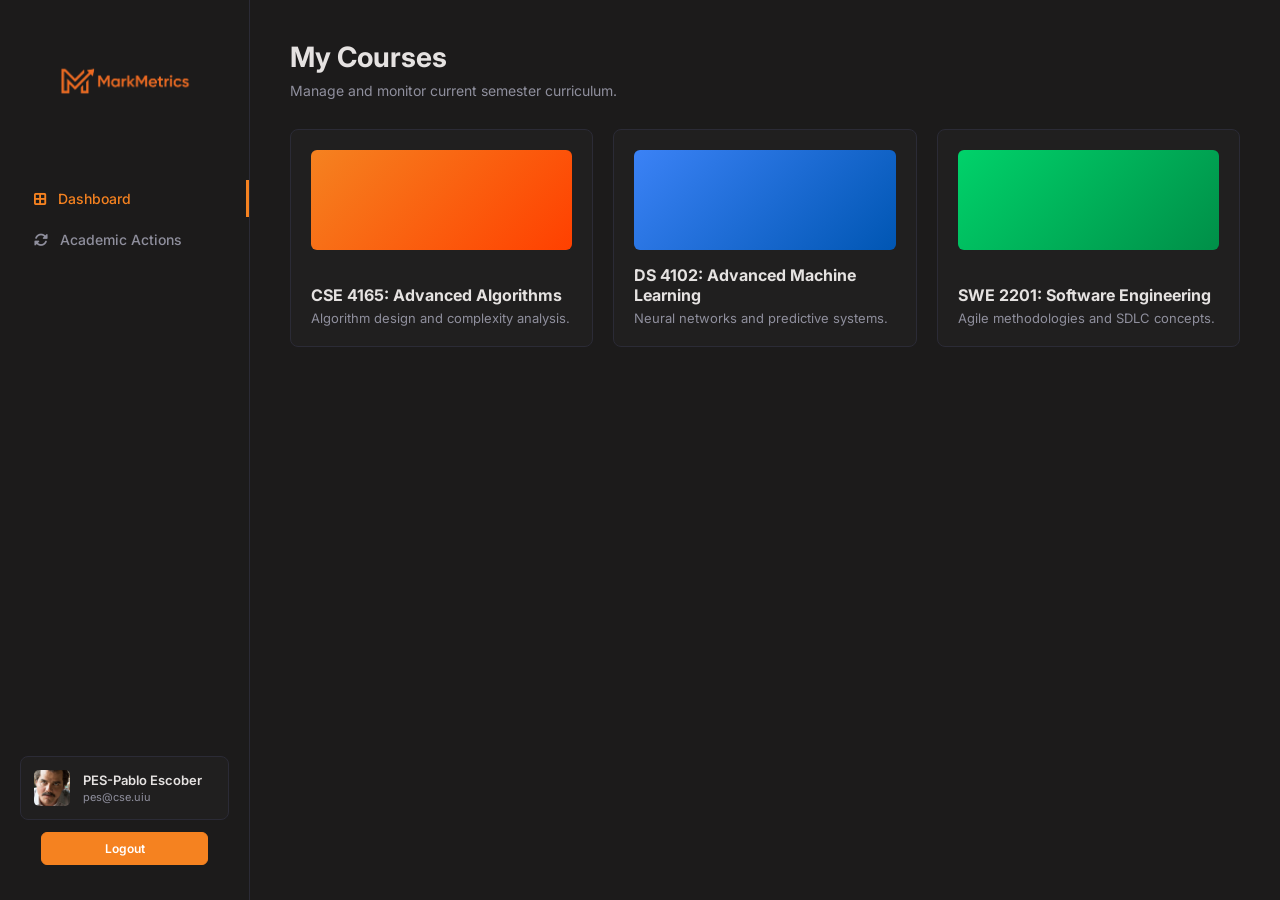
<file: teacher-portal/index.html>
<!DOCTYPE html>
<html lang="en">
<head>
    <meta charset="UTF-8">
    <meta name="viewport" content="width=device-width, initial-scale=1.0">
    <title>Dashboard - MarkMetrics</title>
    <link rel="stylesheet" href="style.css">
    <!-- Include Font Awesome for icons -->
    <link rel="stylesheet" href="https://cdnjs.cloudflare.com/ajax/libs/font-awesome/6.4.0/css/all.min.css">
</head>
<body>

    <div class="sidebar">
        <div class="logo-container" style="justify-content: center; padding: 10px 0;">
            <img src="asset/logo.png" alt="MarkMetrics" style="height: 80px; max-width: 100%; object-fit: contain;">
        </div>

        <ul class="menu">
            <li class="active">
                <a href="index.html" class="active">
                    <i class="fa-solid fa-border-all"></i> Dashboard
                </a>
            </li>

            <li class="dropdown">
                <a href="#">
                    <i class="fa-solid fa-rotate"></i> Academic Actions
                </a>
                <ul class="submenu">
                    <li>
                        <a href="pages/withdraw-request.html">Withdraw Requests</a>
                    </li>
                    <li>
                        <a href="pages/grade-management.html">Grade Management</a>
                    </li>
                </ul>
            </li>
        </ul>

        <div class="profile-box">
            <img src="asset/avatar2.jpg" alt="Profile">
            <div class="profile-info">
                <h4>PES-Pablo Escober</h4>
                <p>pes@cse.uiu</p>
            </div>
        </div>
        <div class="logout-btn-container">
            <button class="logout-btn">Logout</button>
        </div>
    </div>

    <div class="main-content">
        <div class="page-header">
            <h1>My Courses</h1>
            <p>Manage and monitor current semester curriculum.</p>
        </div>

        <div class="course-grid" style="display: grid; grid-template-columns: repeat(auto-fill, minmax(300px, 1fr)); gap: 20px;">
            
            <a href="pages/marks-entry.html?course=CSE4165&name=Advanced+Algorithms" style="text-decoration: none;">
                <div class="stat-card" style="display: flex; flex-direction: column; gap: 15px; transition: transform 0.2s; cursor: pointer; height: 100%;">
                    <div style="background: linear-gradient(135deg, var(--primary-orange), #ff4000); height: 100px; border-radius: 6px; width: 100%;"></div>
                    <div>
                        <h3 style="color: var(--text-primary); font-size: 16px; margin-bottom: 5px;">CSE 4165: Advanced Algorithms</h3>
                        <p style="color: var(--text-secondary); font-size: 13px;">Algorithm design and complexity analysis.</p>
                    </div>
                </div>
            </a>

            <a href="pages/marks-entry.html?course=DS4102&name=Advanced+Machine+Learning" style="text-decoration: none;">
                <div class="stat-card" style="display: flex; flex-direction: column; gap: 15px; transition: transform 0.2s; cursor: pointer; height: 100%;">
                    <div style="background: linear-gradient(135deg, var(--color-blue), #0056b3); height: 100px; border-radius: 6px; width: 100%;"></div>
                    <div>
                        <h3 style="color: var(--text-primary); font-size: 16px; margin-bottom: 5px;">DS 4102: Advanced Machine Learning</h3>
                        <p style="color: var(--text-secondary); font-size: 13px;">Neural networks and predictive systems.</p>
                    </div>
                </div>
            </a>

            <a href="pages/marks-entry.html?course=SWE2201&name=Software+Engineering" style="text-decoration: none;">
                <div class="stat-card" style="display: flex; flex-direction: column; gap: 15px; transition: transform 0.2s; cursor: pointer; height: 100%;">
                    <div style="background: linear-gradient(135deg, var(--color-green), #008f48); height: 100px; border-radius: 6px; width: 100%;"></div>
                    <div>
                        <h3 style="color: var(--text-primary); font-size: 16px; margin-bottom: 5px;">SWE 2201: Software Engineering</h3>
                        <p style="color: var(--text-secondary); font-size: 13px;">Agile methodologies and SDLC concepts.</p>
                    </div>
                </div>
            </a>

        </div>
    </div>

    <script src="script.js"></script>
</body>
</html>
</file>
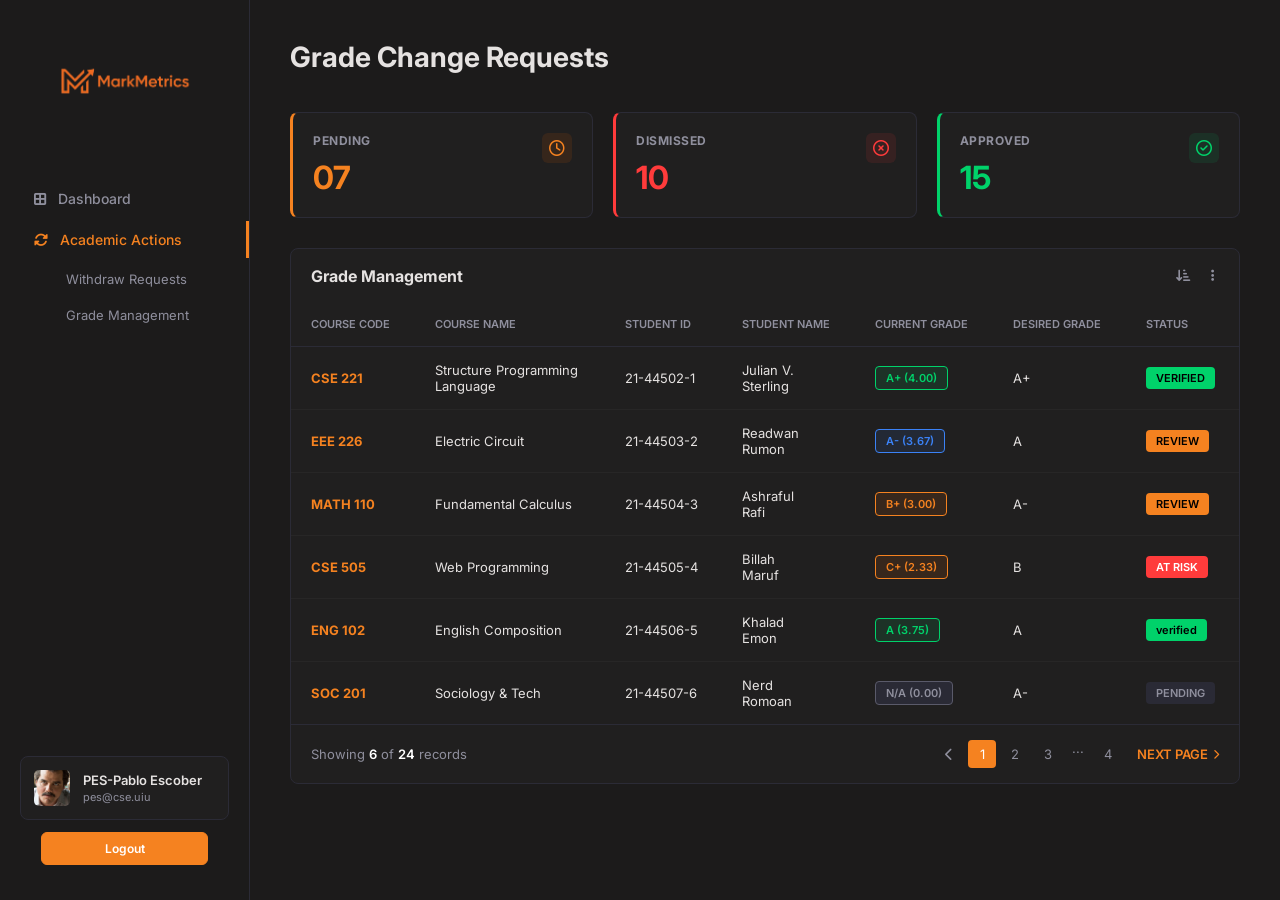
<file: teacher-portal/pages/grade-management.html>
<!DOCTYPE html>
<html lang="en">
<head>
    <meta charset="UTF-8">
    <meta name="viewport" content="width=device-width, initial-scale=1.0">
    <title>Grade Management - MarkMetrics</title>
    <link rel="stylesheet" href="../style.css">
    <link rel="stylesheet" href="https://cdnjs.cloudflare.com/ajax/libs/font-awesome/6.4.0/css/all.min.css">
</head>
<body>

    <div class="sidebar">
        <div class="logo-container" style="justify-content: center; padding: 10px 0;">
            <img src="../asset/logo.png" alt="MarkMetrics" style="height: 80px; max-width: 100%; object-fit: contain;">
        </div>

        <ul class="menu">
            <li>
                <a href="../index.html">
                    <i class="fa-solid fa-border-all"></i> Dashboard
                </a>
            </li>

            <li class="dropdown active">
                <a href="#" class="active">
                    <i class="fa-solid fa-rotate"></i> Academic Actions
                </a>
                <ul class="submenu show">
                    <li>
                        <a href="withdraw-request.html">Withdraw Requests</a>
                    </li>
                    <li>
                        <a href="grade-management.html" class="active">Grade Management</a>
                    </li>
                </ul>
            </li>
        </ul>

        <div class="profile-box">
            <img src="../asset/avatar2.jpg" alt="Profile">
            <div class="profile-info">
                <h4>PES-Pablo Escober</h4>
                <p>pes@cse.uiu</p>
            </div>
        </div>
        <div class="logout-btn-container">
            <button class="logout-btn">Logout</button>
        </div>
    </div>

    <div class="main-content">
        
        <div class="page-header">
            <h1>Grade Change Requests</h1>
        </div>

        <div class="stats-row">
            <div class="stat-card orange">
                <div>
                    <h4>PENDING</h4>
                    <h2>07</h2>
                </div>
                <div class="stat-icon"><i class="fa-regular fa-clock"></i></div>
            </div>

            <div class="stat-card red">
                <div>
                    <h4>DISMISSED</h4>
                    <h2>10</h2>
                </div>
                <div class="stat-icon"><i class="fa-regular fa-circle-xmark"></i></div>
            </div>

            <div class="stat-card green">
                <div>
                    <h4>APPROVED</h4>
                    <h2 style="color: var(--color-green);">15</h2>
                </div>
                <div class="stat-icon"><i class="fa-regular fa-circle-check"></i></div>
            </div>
        </div>

        <div class="table-container">
            <div class="table-header-actions" style="border-bottom: none; align-items: center;">
                <h3 style="font-size: 16px;">Grade Management</h3>
                <div class="table-actions-right">
                    <button class="btn-dark" style="background: transparent; border: none; padding: 5px;"><i class="fa-solid fa-arrow-down-short-wide"></i></button>
                    <button class="btn-dark" style="background: transparent; border: none; padding: 5px;"><i class="fa-solid fa-ellipsis-vertical"></i></button>
                </div>
            </div>

            <table>
                <thead>
                    <tr>
                        <th>COURSE CODE</th>
                        <th>COURSE NAME</th>
                        <th>STUDENT ID</th>
                        <th>STUDENT NAME</th>
                        <th>CURRENT GRADE</th>
                        <th>DESIRED GRADE</th>
                        <th>STATUS</th>
                    </tr>
                </thead>
                <tbody>
                    <tr>
                        <td class="text-orange" style="font-weight: 700;">CSE 221</td>
                        <td>Structure Programming<br>Language</td>
                        <td>21-44502-1</td>
                        <td>Julian V.<br>Sterling</td>
                        <td><span class="badge" style="background: rgba(0,210,106,0.1); border: 1px solid var(--color-green); color: var(--color-green);">A+ (4.00)</span></td>
                        <td>A+</td>
                        <td><span class="badge badge-green">VERIFIED</span></td>
                    </tr>
                    <tr>
                        <td class="text-orange" style="font-weight: 700;">EEE 226</td>
                        <td>Electric Circuit</td>
                        <td>21-44503-2</td>
                        <td>Readwan<br>Rumon</td>
                        <td><span class="badge" style="background: rgba(59,130,246,0.1); border: 1px solid var(--color-blue); color: var(--color-blue);">A- (3.67)</span></td>
                        <td>A</td>
                        <td><span class="badge badge-orange">REVIEW</span></td>
                    </tr>
                    <tr>
                        <td class="text-orange" style="font-weight: 700;">MATH 110</td>
                        <td>Fundamental Calculus</td>
                        <td>21-44504-3</td>
                        <td>Ashraful<br>Rafi</td>
                        <td><span class="badge" style="background: rgba(255,107,0,0.1); border: 1px solid var(--primary-orange); color: var(--primary-orange);">B+ (3.00)</span></td>
                        <td>A-</td>
                        <td><span class="badge badge-orange">REVIEW</span></td>
                    </tr>
                    <tr>
                        <td class="text-orange" style="font-weight: 700;">CSE 505</td>
                        <td>Web Programming</td>
                        <td>21-44505-4</td>
                        <td>Billah<br>Maruf</td>
                        <td><span class="badge" style="background: rgba(255,107,0,0.1); border: 1px solid var(--primary-orange); color: var(--primary-orange);">C+ (2.33)</span></td>
                        <td>B</td>
                        <td><span class="badge badge-red">AT RISK</span></td>
                    </tr>
                    <tr>
                        <td class="text-orange" style="font-weight: 700;">ENG 102</td>
                        <td>English Composition</td>
                        <td>21-44506-5</td>
                        <td>Khalad<br>Emon</td>
                        <td><span class="badge" style="background: rgba(0,210,106,0.1); border: 1px solid var(--color-green); color: var(--color-green);">A (3.75)</span></td>
                        <td>A</td>
                        <td><span class="badge badge-green" style="text-transform: lowercase;">verified</span></td>
                    </tr>
                    <tr>
                        <td class="text-orange" style="font-weight: 700;">SOC 201</td>
                        <td>Sociology & Tech</td>
                        <td>21-44507-6</td>
                        <td>Nerd<br>Romoan</td>
                        <td><span class="badge" style="background: #2a2a35; border: 1px solid #5a5a6a; color: var(--text-secondary);">N/A (0.00)</span></td>
                        <td>A-</td>
                        <td><span class="badge badge-dark">PENDING</span></td>
                    </tr>
                </tbody>
            </table>

            <div class="pagination">
                <div>Showing <span style="font-weight: 600; color: #fff;">6</span> of <span style="font-weight: 600; color: #fff;">24</span> records</div>
                <div class="page-controls">
                    <a href="#" style="color: var(--text-secondary); text-decoration: none;"><i class="fa-solid fa-chevron-left"></i></a>
                    <div class="page-numbers">
                        <a href="#" class="page-btn active">1</a>
                        <a href="#" class="page-btn">2</a>
                        <a href="#" class="page-btn">3</a>
                        <span style="padding: 0 5px;">...</span>
                        <a href="#" class="page-btn">4</a>
                    </div>
                    <a href="#" class="next-page">NEXT PAGE <i class="fa-solid fa-chevron-right" style="font-size: 10px;"></i></a>
                </div>
            </div>
        </div>

    </div>

    <script src="../script.js"></script>
</body>
</html>
</file>
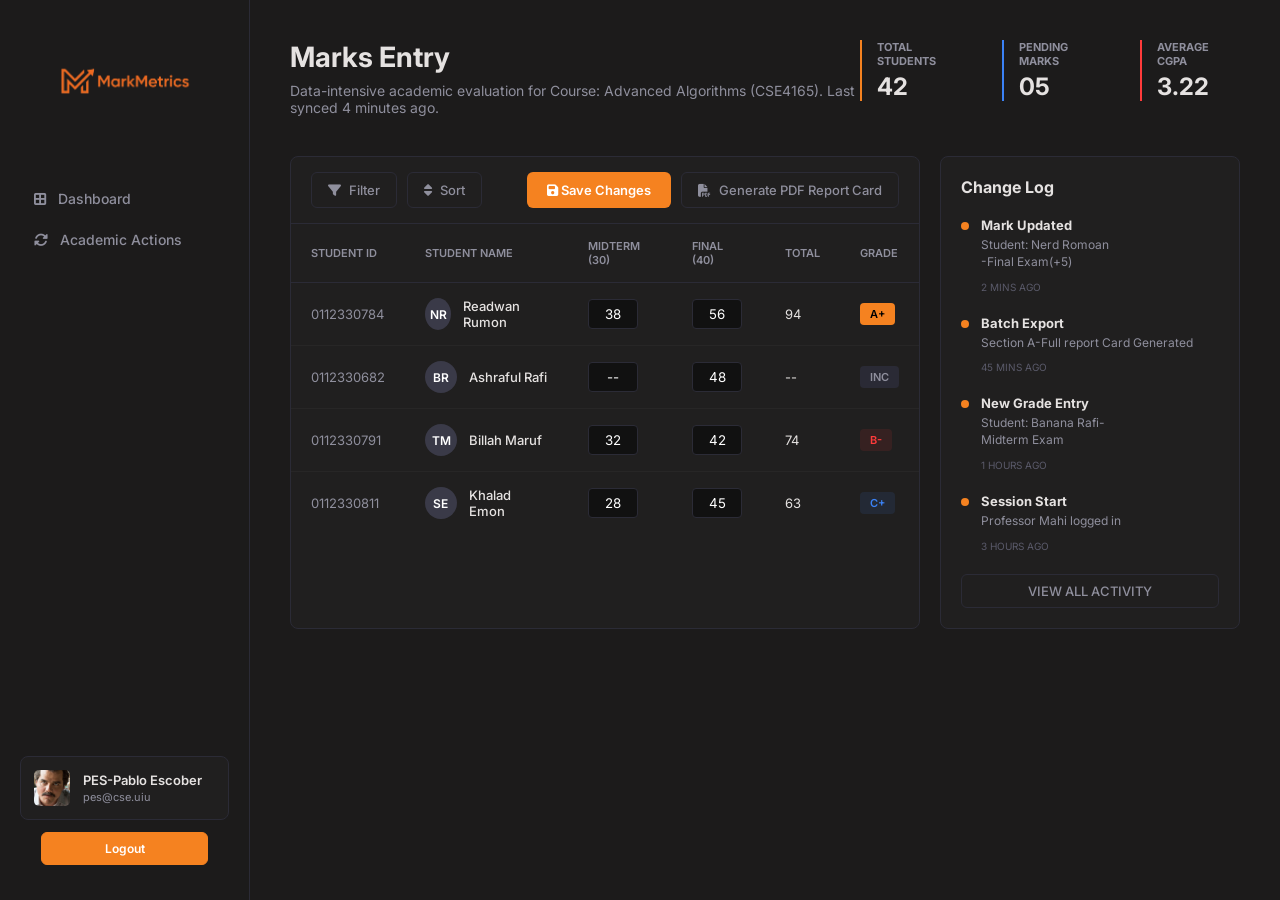
<file: teacher-portal/pages/marks-entry.html>
<!DOCTYPE html>
<html lang="en">
<head>
    <meta charset="UTF-8">
    <meta name="viewport" content="width=device-width, initial-scale=1.0">
    <title>Marks Entry - MarkMetrics</title>
    <link rel="stylesheet" href="../style.css">
    <link rel="stylesheet" href="https://cdnjs.cloudflare.com/ajax/libs/font-awesome/6.4.0/css/all.min.css">
</head>
<body>

    <div class="sidebar">
        <div class="logo-container" style="justify-content: center; padding: 10px 0;">
            <img src="../asset/logo.png" alt="MarkMetrics" style="height: 80px; max-width: 100%; object-fit: contain;">
        </div>

        <ul class="menu">
            <li>
                <a href="../index.html">
                    <i class="fa-solid fa-border-all"></i> Dashboard
                </a>
            </li>

            <li class="dropdown">
                <a href="#">
                    <i class="fa-solid fa-rotate"></i> Academic Actions
                </a>
                <ul class="submenu">
                    <li>
                        <a href="withdraw-request.html">Withdraw Requests</a>
                    </li>
                    <li>
                        <a href="grade-management.html">Grade Management</a>
                    </li>
                </ul>
            </li>
        </ul>

        <div class="profile-box">
            <img src="../asset/avatar2.jpg" alt="Profile">
            <div class="profile-info">
                <h4>PES-Pablo Escober</h4>
                <p>pes@cse.uiu</p>
            </div>
        </div>
        <div class="logout-btn-container">
            <button class="logout-btn">Logout</button>
        </div>
    </div>

    <div class="main-content">
        
        <div style="display: flex; justify-content: space-between; align-items: flex-start; margin-bottom: 40px;">
            <div class="page-header" style="margin-bottom: 0; max-width: 60%;">
                <h1>Marks Entry</h1>
                <p>Data-intensive academic evaluation for Course: Advanced Algorithms (CSE4165). Last synced 4 minutes ago.</p>
            </div>

            <div class="marks-stats-row">
                <div class="marks-stat orange">
                    <h4>TOTAL STUDENTS</h4>
                    <h2>42</h2>
                </div>
                <div class="marks-stat blue">
                    <h4>PENDING MARKS</h4>
                    <h2>05</h2>
                </div>
                <div class="marks-stat red">
                    <h4>AVERAGE CGPA</h4>
                    <h2>3.22</h2>
                </div>
            </div>
        </div>

        <div class="layout-with-sidebar">
            
            <!-- Left side: Table -->
            <div class="table-container">
                <div class="table-header-actions">
                    <div class="table-actions-left">
                        <button class="btn-dark"><i class="fa-solid fa-filter"></i> Filter</button>
                        <button class="btn-dark"><i class="fa-solid fa-sort"></i> Sort</button>
                    </div>
                    <div class="table-actions-right">
                        <button class="btn-orange"><i class="fa-solid fa-save"></i> Save Changes</button>
                        <button class="btn-dark"><i class="fa-solid fa-file-pdf"></i> Generate PDF Report Card</button>
                    </div>
                </div>

                <table>
                    <thead>
                        <tr>
                            <th>STUDENT ID</th>
                            <th>STUDENT NAME</th>
                            <th>MIDTERM (30)</th>
                            <th>FINAL (40)</th>
                            <th>TOTAL</th>
                            <th>GRADE</th>
                        </tr>
                    </thead>
                    <tbody>
                        <tr>
                            <td style="color: var(--text-secondary);">0112330784</td>
                            <td>
                                <a href="student-history.html" class="student-name student-col">
                                    <div class="student-avatar">NR</div>
                                    Readwan Rumon
                                </a>
                            </td>
                            <td><input type="text" class="mark-input" value="38"></td>
                            <td><input type="text" class="mark-input" value="56"></td>
                            <td>94</td>
                            <td><span class="badge badge-orange">A+</span></td>
                        </tr>
                        <tr>
                            <td style="color: var(--text-secondary);">0112330682</td>
                            <td>
                                <a href="student-history.html" class="student-name student-col">
                                    <div class="student-avatar">BR</div>
                                    Ashraful Rafi
                                </a>
                            </td>
                            <td><input type="text" class="mark-input" value="--"></td>
                            <td><input type="text" class="mark-input" value="48"></td>
                            <td>--</td>
                            <td><span class="badge badge-dark">INC</span></td>
                        </tr>
                        <tr>
                            <td style="color: var(--text-secondary);">0112330791</td>
                            <td>
                                <a href="student-history.html" class="student-name student-col">
                                    <div class="student-avatar">TM</div>
                                    Billah Maruf
                                </a>
                            </td>
                            <td><input type="text" class="mark-input" value="32"></td>
                            <td><input type="text" class="mark-input" value="42"></td>
                            <td>74</td>
                            <td><span class="badge" style="background: rgba(255,59,59,0.1); color: var(--color-red);">B-</span></td>
                        </tr>
                        <tr>
                            <td style="color: var(--text-secondary);">0112330811</td>
                            <td>
                                <a href="student-history.html" class="student-name student-col">
                                    <div class="student-avatar">SE</div>
                                    Khalad Emon
                                </a>
                            </td>
                            <td><input type="text" class="mark-input" value="28"></td>
                            <td><input type="text" class="mark-input" value="45"></td>
                            <td>63</td>
                            <td><span class="badge" style="background: rgba(59,130,246,0.1); color: var(--color-blue);">C+</span></td>
                        </tr>
                    </tbody>
                </table>
            </div>

            <!-- Right side: Change Log -->
            <div class="change-log-panel">
                <h3>Change Log</h3>
                
                <div class="log-item">
                    <h4>Mark Updated</h4>
                    <p>Student: Nerd Romoan<br>-Final Exam(+5)</p>
                    <span>2 MINS AGO</span>
                </div>
                
                <div class="log-item">
                    <h4>Batch Export</h4>
                    <p>Section A-Full report Card Generated</p>
                    <span>45 MINS AGO</span>
                </div>
                
                <div class="log-item">
                    <h4>New Grade Entry</h4>
                    <p>Student: Banana Rafi-<br>Midterm Exam</p>
                    <span>1 HOURS AGO</span>
                </div>
                
                <div class="log-item">
                    <h4>Session Start</h4>
                    <p>Professor Mahi logged in</p>
                    <span>3 HOURS AGO</span>
                </div>

                <button class="btn-dark" style="width: 100%; justify-content: center; margin-top: 10px;">VIEW ALL ACTIVITY</button>
            </div>

        </div>

    </div>

    <script src="../script.js"></script>
</body>
</html>
</file>
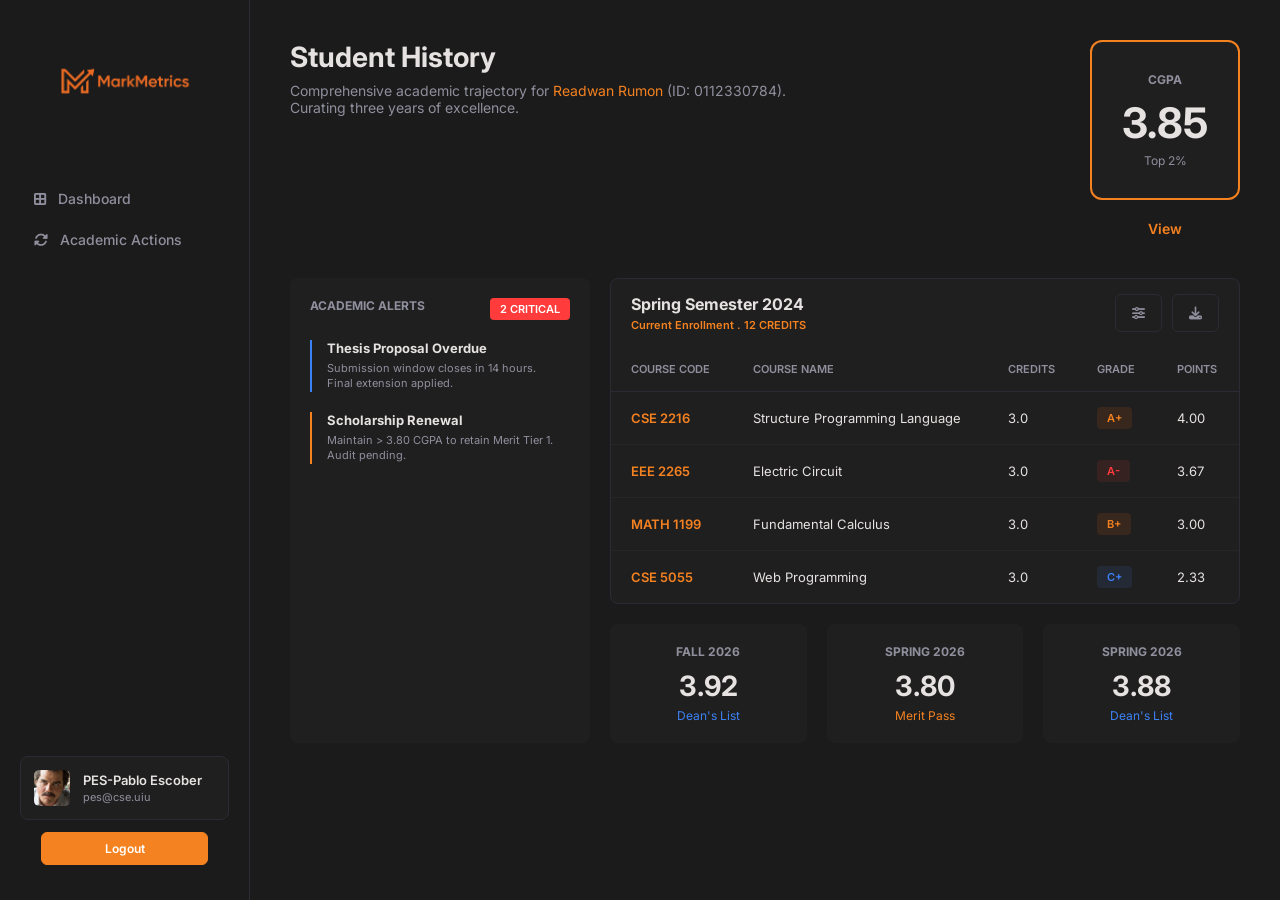
<file: teacher-portal/pages/student-history.html>
<!DOCTYPE html>
<html lang="en">
<head>
    <meta charset="UTF-8">
    <meta name="viewport" content="width=device-width, initial-scale=1.0">
    <title>Student History - MarkMetrics</title>
    <link rel="stylesheet" href="../style.css">
    <link rel="stylesheet" href="https://cdnjs.cloudflare.com/ajax/libs/font-awesome/6.4.0/css/all.min.css">
</head>
<body>

    <div class="sidebar">
        <div class="logo-container" style="justify-content: center; padding: 10px 0;">
            <img src="../asset/logo.png" alt="MarkMetrics" style="height: 80px; max-width: 100%; object-fit: contain;">
        </div>

        <ul class="menu">
            <li>
                <a href="../index.html">
                    <i class="fa-solid fa-border-all"></i> Dashboard
                </a>
            </li>

            <li class="dropdown">
                <a href="#">
                    <i class="fa-solid fa-rotate"></i> Academic Actions
                </a>
                <ul class="submenu">
                    <li>
                        <a href="withdraw-request.html">Withdraw Requests</a>
                    </li>
                    <li>
                        <a href="grade-management.html">Grade Management</a>
                    </li>
                </ul>
            </li>
        </ul>

        <div class="profile-box">
            <img src="../asset/avatar2.jpg" alt="Profile">
            <div class="profile-info">
                <h4>PES-Pablo Escober</h4>
                <p>pes@cse.uiu</p>
            </div>
        </div>
        <div class="logout-btn-container">
            <button class="logout-btn">Logout</button>
        </div>
    </div>

    <div class="main-content" style="position: relative;">
        
        <div style="display: flex; justify-content: space-between; align-items: flex-start; margin-bottom: 20px;">
            <div class="page-header" style="max-width: 60%; margin-bottom: 0;">
                <h1>Student History</h1>
                <p>Comprehensive academic trajectory for <span class="text-orange">Readwan Rumon</span> (ID: 0112330784).<br>Curating three years of excellence.</p>
            </div>

            <div style="text-align: center;">
                <div class="cgpa-card" style="position: static; box-shadow: none; right: auto; top: auto; width: auto; display: inline-block;">
                    <h4>CGPA</h4>
                    <h1>3.85</h1>
                    <p>Top 2%</p>
                </div>
                <div>
                    <a href="academic-performance.html" class="cgpa-view-btn">View</a>
                </div>
            </div>
        </div>

        <div class="history-layout">
            
            <!-- Left side: Alerts -->
            <div class="academic-alerts">
                <div class="alert-header">
                    <h3>ACADEMIC ALERTS</h3>
                    <span class="badge badge-red">2 CRITICAL</span>
                </div>

                <div class="alert-item blue">
                    <h4>Thesis Proposal Overdue</h4>
                    <p>Submission window closes in 14 hours.<br>Final extension applied.</p>
                </div>

                <div class="alert-item orange">
                    <h4>Scholarship Renewal</h4>
                    <p>Maintain > 3.80 CGPA to retain Merit Tier 1. Audit pending.</p>
                </div>
            </div>

            <!-- Right side: Semester Table & Summaries -->
            <div>
                <div class="table-container">
                    <div class="table-header-actions" style="border-bottom: none; padding-bottom: 0;">
                        <div>
                            <h3 style="font-size: 16px; margin-bottom: 4px;">Spring Semester 2024</h3>
                            <p style="color: var(--primary-orange); font-size: 11px; font-weight: 600;">Current Enrollment . 12 CREDITS</p>
                        </div>
                        <div class="table-actions-right">
                            <button class="btn-dark"><i class="fa-solid fa-sliders"></i></button>
                            <button class="btn-dark"><i class="fa-solid fa-download"></i></button>
                        </div>
                    </div>

                    <table style="margin-top: 15px;">
                        <thead>
                            <tr>
                                <th>COURSE CODE</th>
                                <th>COURSE NAME</th>
                                <th>CREDITS</th>
                                <th>GRADE</th>
                                <th>POINTS</th>
                            </tr>
                        </thead>
                        <tbody>
                            <tr>
                                <td class="text-orange" style="font-weight: 600;">CSE 2216</td>
                                <td>Structure Programming Language</td>
                                <td>3.0</td>
                                <td><span class="badge badge-orange" style="background: rgba(255,107,0,0.1); color: var(--primary-orange);">A+</span></td>
                                <td>4.00</td>
                            </tr>
                            <tr>
                                <td class="text-orange" style="font-weight: 600;">EEE 2265</td>
                                <td>Electric Circuit</td>
                                <td>3.0</td>
                                <td><span class="badge" style="background: rgba(255,59,59,0.1); color: var(--color-red);">A-</span></td>
                                <td>3.67</td>
                            </tr>
                            <tr>
                                <td class="text-orange" style="font-weight: 600;">MATH 1199</td>
                                <td>Fundamental Calculus</td>
                                <td>3.0</td>
                                <td><span class="badge" style="background: rgba(255,107,0,0.1); color: var(--primary-orange);">B+</span></td>
                                <td>3.00</td>
                            </tr>
                            <tr>
                                <td class="text-orange" style="font-weight: 600;">CSE 5055</td>
                                <td>Web Programming</td>
                                <td>3.0</td>
                                <td><span class="badge" style="background: rgba(59,130,246,0.1); color: var(--color-blue);">C+</span></td>
                                <td>2.33</td>
                            </tr>
                        </tbody>
                    </table>
                </div>

                <div class="semester-summaries">
                    <div class="semester-card">
                        <h4>FALL 2026</h4>
                        <h2>3.92</h2>
                        <p class="blue">Dean's List</p>
                    </div>
                    <div class="semester-card">
                        <h4>SPRING 2026</h4>
                        <h2>3.80</h2>
                        <p class="orange">Merit Pass</p>
                    </div>
                    <div class="semester-card">
                        <h4>SPRING 2026</h4>
                        <h2>3.88</h2>
                        <p class="blue">Dean's List</p>
                    </div>
                </div>
            </div>

        </div>

    </div>

    <script src="../script.js"></script>
</body>
</html>
</file>
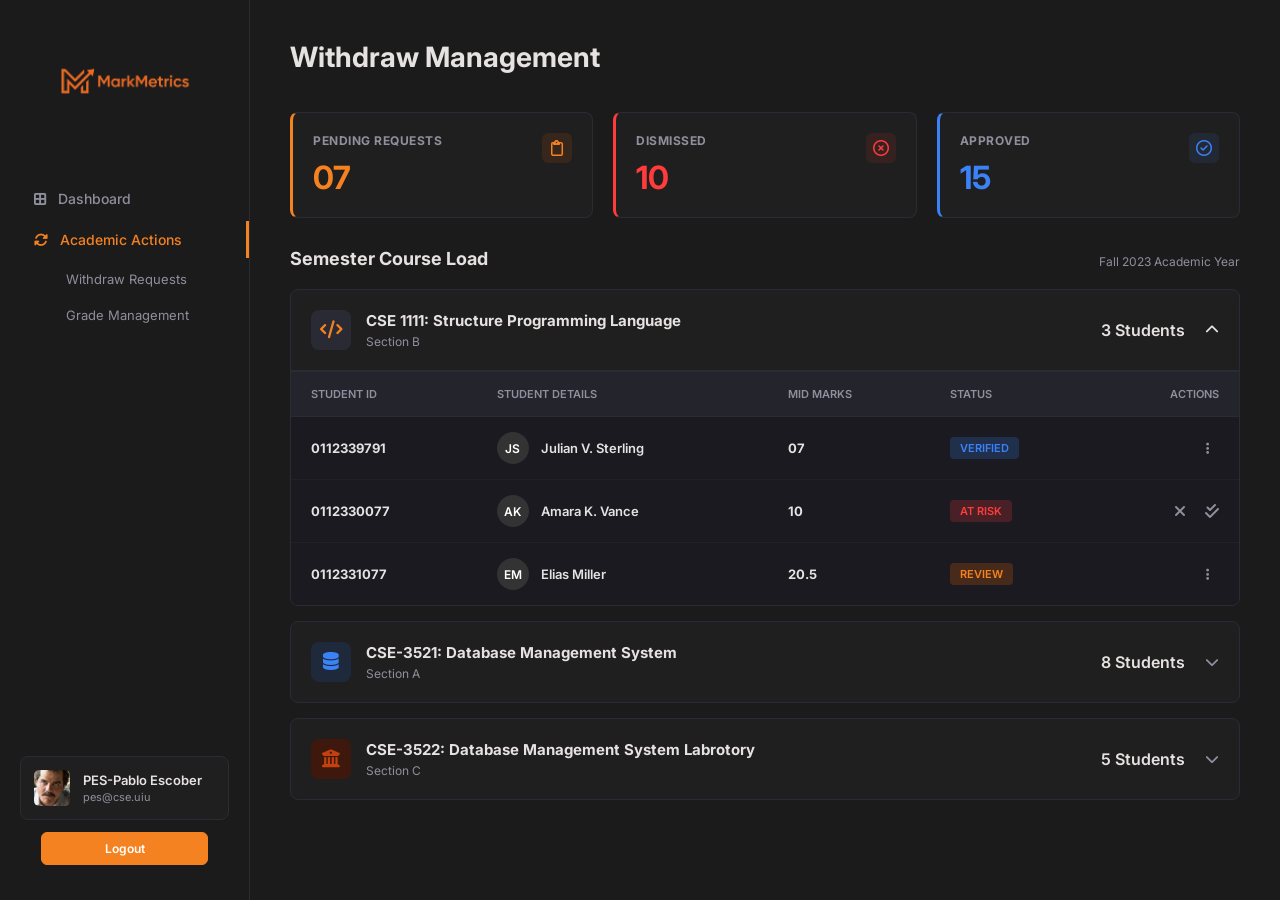
<file: teacher-portal/pages/withdraw-request.html>
<!DOCTYPE html>
<html lang="en">
<head>
    <meta charset="UTF-8">
    <meta name="viewport" content="width=device-width, initial-scale=1.0">
    <title>Withdraw Management - MarkMetrics</title>
    <link rel="stylesheet" href="../style.css">
    <link rel="stylesheet" href="https://cdnjs.cloudflare.com/ajax/libs/font-awesome/6.4.0/css/all.min.css">
</head>
<body>

    <div class="sidebar">
        <div class="logo-container" style="justify-content: center; padding: 10px 0;">
            <img src="../asset/logo.png" alt="MarkMetrics" style="height: 80px; max-width: 100%; object-fit: contain;">
        </div>

        <ul class="menu">
            <li>
                <a href="../index.html">
                    <i class="fa-solid fa-border-all"></i> Dashboard
                </a>
            </li>

            <li class="dropdown active">
                <a href="#" class="active">
                    <i class="fa-solid fa-rotate"></i> Academic Actions
                </a>
                <ul class="submenu show">
                    <li>
                        <a href="withdraw-request.html" class="active">Withdraw Requests</a>
                    </li>
                    <li>
                        <a href="grade-management.html">Grade Management</a>
                    </li>
                </ul>
            </li>
        </ul>

        <div class="profile-box">
            <img src="../asset/avatar2.jpg" alt="Profile">
            <div class="profile-info">
                <h4>PES-Pablo Escober</h4>
                <p>pes@cse.uiu</p>
            </div>
        </div>
        <div class="logout-btn-container">
            <button class="logout-btn">Logout</button>
        </div>
    </div>

    <div class="main-content">
        
        <div class="page-header">
            <h1>Withdraw Management</h1>
        </div>

        <div class="stats-row">
            <div class="stat-card orange">
                <div>
                    <h4>PENDING REQUESTS</h4>
                    <h2>07</h2>
                </div>
                <div class="stat-icon"><i class="fa-regular fa-clipboard"></i></div>
            </div>

            <div class="stat-card red">
                <div>
                    <h4>DISMISSED</h4>
                    <h2>10</h2>
                </div>
                <div class="stat-icon"><i class="fa-regular fa-circle-xmark"></i></div>
            </div>

            <div class="stat-card blue" style="border-left: 3px solid var(--color-blue);">
                <div>
                    <h4>APPROVED</h4>
                    <h2 style="color: var(--color-blue);">15</h2>
                </div>
                <div class="stat-icon" style="background: rgba(59,130,246,0.1); color: var(--color-blue);"><i class="fa-regular fa-circle-check"></i></div>
            </div>
        </div>

        <div style="display: flex; justify-content: space-between; align-items: flex-end; margin-bottom: 20px;">
            <h3 style="font-size: 18px;">Semester Course Load</h3>
            <p style="color: var(--text-secondary); font-size: 12px;">Fall 2023 Academic Year</p>
        </div>

        <!-- Accordion 1 (Expanded) -->
        <div class="accordion-item active">
            <div class="accordion-header" style="border-bottom: 1px solid var(--border-color);">
                <div class="accordion-header-left">
                    <div class="course-icon"><i class="fa-solid fa-code"></i></div>
                    <div class="accordion-title">
                        <h3>CSE 1111: Structure Programming Language</h3>
                        <p>Section B</p>
                    </div>
                </div>
                <div class="accordion-stats" style="display: flex; align-items: center; gap: 20px;">
                    <div style="text-align: right;">
                        <div style="font-size: 10px; color: var(--text-secondary); text-transform: uppercase;"></div>
                        <div style="font-size: 16px;">3 Students</div>
                    </div>
                    <i class="fa-solid fa-chevron-up"></i>
                </div>
            </div>
            
            <div class="accordion-content" style="display: block; background: #1a1a20;">
                <table style="background: transparent;">
                    <thead>
                        <tr style="background: #24242d;">
                            <th>Student id</th>
                            <th>STUDENT DETAILS</th>
                            <th>Mid Marks</th>
                            <th>STATUS</th>
                            <th style="text-align: right;">ACTIONS</th>
                        </tr>
                    </thead>
                    <tbody>
                        <tr>
                            <td style="font-weight: 700;">0112339791</td>
                            <td>
                                <div class="student-col">
                                    <div class="student-avatar" style="background: #333;">JS</div>
                                    <span style="font-weight: 600;">Julian V. Sterling</span>
                                </div>
                            </td>
                            <td style="font-weight: 700;">07</td>
                            <td><span class="badge" style="background: rgba(59,130,246,0.2); color: var(--color-blue);">VERIFIED</span></td>
                            <td style="text-align: right;"><i class="fa-solid fa-ellipsis-vertical" style="color: var(--text-secondary); cursor: pointer; padding: 0 10px;"></i></td>
                        </tr>
                        <tr>
                            <td style="font-weight: 700;">0112330077</td>
                            <td>
                                <div class="student-col">
                                    <div class="student-avatar" style="background: #333;">AK</div>
                                    <span style="font-weight: 600;">Amara K. Vance</span>
                                </div>
                            </td>
                            <td style="font-weight: 700;">10</td>
                            <td><span class="badge" style="background: rgba(255,59,59,0.2); color: var(--color-red);">AT RISK</span></td>
                            <td style="text-align: right; color: var(--text-secondary); font-size: 16px;">
                                <i class="fa-solid fa-xmark" style="cursor: pointer; margin-right: 15px;"></i>
                                <i class="fa-solid fa-check-double" style="cursor: pointer;"></i>
                            </td>
                        </tr>
                        <tr>
                            <td style="font-weight: 700;">0112331077</td>
                            <td>
                                <div class="student-col">
                                    <div class="student-avatar" style="background: #333;">EM</div>
                                    <span style="font-weight: 600;">Elias Miller</span>
                                </div>
                            </td>
                            <td style="font-weight: 700;">20.5</td>
                            <td><span class="badge" style="background: rgba(255,107,0,0.2); color: var(--primary-orange);">REVIEW</span></td>
                            <td style="text-align: right;"><i class="fa-solid fa-ellipsis-vertical" style="color: var(--text-secondary); cursor: pointer; padding: 0 10px;"></i></td>
                        </tr>
                    </tbody>
                </table>
            </div>
        </div>

        <!-- Accordion 2 -->
        <div class="accordion-item">
            <div class="accordion-header">
                <div class="accordion-header-left">
                    <div class="course-icon blue" style="background: #1e293b;"><i class="fa-solid fa-database"></i></div>
                    <div class="accordion-title">
                        <h3>CSE-3521: Database Management System</h3>
                        <p>Section A</p>
                    </div>
                </div>
                <div class="accordion-stats" style="display: flex; align-items: center; gap: 20px;">
                    <div style="font-size: 16px;">8 Students</div>
                    <i class="fa-solid fa-chevron-down" style="color: var(--text-secondary);"></i>
                </div>
            </div>
            <div class="accordion-content">
                <p style="padding: 20px; color: var(--text-secondary);">Content loaded dynamically.</p>
            </div>
        </div>

        <!-- Accordion 3 -->
        <div class="accordion-item">
            <div class="accordion-header">
                <div class="accordion-header-left">
                    <div class="course-icon" style="color: #c2410c; background: #3f180d;"><i class="fa-solid fa-building-columns"></i></div>
                    <div class="accordion-title">
                        <h3>CSE-3522: Database Management System Labrotory</h3>
                        <p>Section C</p>
                    </div>
                </div>
                <div class="accordion-stats" style="display: flex; align-items: center; gap: 20px;">
                    <div style="font-size: 16px;">5 Students</div>
                    <i class="fa-solid fa-chevron-down" style="color: var(--text-secondary);"></i>
                </div>
            </div>
            <div class="accordion-content">
                <p style="padding: 20px; color: var(--text-secondary);">Content loaded dynamically.</p>
            </div>
        </div>

    </div>

    <script src="../script.js"></script>
</body>
</html>
</file>
<file: teacher-portal/style.css>
@import url('https://fonts.googleapis.com/css2?family=Inter:wght@300;400;500;600;700;800&display=swap');

:root {
    --bg-dark: #1C1B1B;
    /* Main background */
    --bg-card: #201F1F;
    /* Card background */
    --border-color: #2b2b36;
    --text-primary: #E5E2E1;
    --text-secondary: #8f8f9d;
    --primary-orange: #F58220;
    --primary-orange-hover: #d5701a;

    /* Specific Colors from design */
    --color-green: #00d26a;
    --color-red: #ff3b3b;
    --color-blue: #3b82f6;
    --color-yellow: #f59e0b;
}

* {
    margin: 0;
    padding: 0;
    box-sizing: border-box;
    font-family: 'Inter', sans-serif;
}

body {
    display: flex;
    min-height: 100vh;
    background-color: var(--bg-dark);
    color: var(--text-primary);
    overflow-x: hidden;
}

/* Sidebar */
.sidebar {
    width: 250px;
    background-color: var(--bg-dark);
    border-right: 1px solid var(--border-color);
    padding: 30px 20px;
    display: flex;
    flex-direction: column;
    position: fixed;
    height: 100vh;
    overflow-y: auto;
    z-index: 100;
}

.logo-container {
    display: flex;
    align-items: center;
    gap: 10px;
    margin-bottom: 50px;
}

.logo-icon {
    color: var(--primary-orange);
    font-size: 28px;
    font-weight: 800;
    letter-spacing: -2px;
}

.logo-text {
    font-size: 20px;
    font-weight: 700;
    color: var(--primary-orange);
}

.menu {
    list-style: none;
    flex: 1;
}

.menu-title {
    color: var(--text-secondary);
    font-size: 12px;
    text-transform: uppercase;
    letter-spacing: 1px;
    margin-bottom: 10px;
    margin-top: 20px;
    padding-left: 10px;
}

.menu>li {
    margin-bottom: 4px;
    border-radius: 6px;
}

.menu>li>a {
    padding: 10px 14px;
    display: flex;
    align-items: center;
    gap: 12px;
    color: var(--text-secondary);
    text-decoration: none;
    font-size: 14px;
    font-weight: 500;
    border-radius: 6px;
    transition: all 0.2s;
}

.menu>li>a:hover {
    background-color: rgba(255, 255, 255, 0.05);
    color: var(--text-primary);
}

.menu>li.active>a,
.menu>li>a.active {
    color: var(--primary-orange);
    border-right: 3px solid var(--primary-orange);
    border-radius: 6px 0 0 6px;
    margin-right: -20px;
    padding-right: 34px;
}

.text-orange {
    color: var(--primary-orange) !important;
}

/* Dropdown & Submenu */
.submenu {
    list-style: none;
    padding-left: 36px;
    margin-top: 5px;
    display: none;
}

.submenu.show {
    display: block;
}

.submenu li {
    margin-bottom: 4px;
}

.submenu a {
    text-decoration: none;
    color: var(--text-secondary);
    font-size: 13px;
    display: block;
    padding: 8px 10px;
    border-radius: 6px;
    transition: 0.2s;
}

.submenu a:hover {
    background-color: rgba(255, 255, 255, 0.05);
    color: var(--primary-orange);
}

.submenu li.active a {
    background-color: rgba(245, 130, 32, 0.1);
    color: var(--primary-orange);
    font-weight: 600;
}

.submenu li.active a:hover {
    background-color: rgba(245, 130, 32, 0.15);
    color: var(--primary-orange);
}

/* Profile Box in Sidebar */
.profile-link-wrapper,
.profile-link-wrapper:hover,
.profile-link-wrapper:focus,
.profile-link-wrapper:visited,
.profile-link-wrapper:active {
    margin-top: auto;
    display: block;
    text-decoration: none !important;
    color: var(--text-primary) !important;
    outline: none;
}

.profile-link-wrapper * {
    text-decoration: none !important;
}

.profile-box {
    display: flex;
    align-items: center;
    gap: 12px;
    background-color: var(--bg-card);
    padding: 12px;
    border-radius: 8px;
    border: 1px solid var(--border-color);
    transition: all 0.25s cubic-bezier(0.4, 0, 0.2, 1);
}

.profile-box:hover {
    border-color: var(--primary-orange);
    background-color: rgba(245, 130, 32, 0.05);
    transform: translateY(-2px);
    box-shadow: 0 4px 12px rgba(245, 130, 32, 0.1);
}

.profile-box img {
    width: 38px;
    height: 38px;
    border-radius: 6px;
    object-fit: cover;
    border: 1.5px solid transparent;
    transition: border-color 0.25s ease;
}

.profile-box:hover img {
    border-color: var(--primary-orange);
}

.profile-info h4 {
    font-size: 13px;
    margin-bottom: 2px;
    font-weight: 600;
    color: var(--text-primary) !important;
    transition: color 0.25s ease;
}

.profile-box:hover .profile-info h4 {
    color: var(--primary-orange) !important;
}

.profile-info p {
    font-size: 11px;
    color: var(--text-secondary) !important;
}

.logout-btn-container {
    margin-top: 12px;
    margin-bottom: 5px;
    width: 100%;
    display: flex;
    justify-content: center;
}

.logout-btn,
.logout-btn:hover,
.logout-btn:focus,
.logout-btn:visited,
.logout-btn:active {
    text-decoration: none !important;
    color: #fff !important;
    outline: none;
}

.logout-btn {
    display: flex;
    align-items: center;
    justify-content: center;
    gap: 8px;
    background-color: var(--primary-orange) !important;
    border: 1px solid var(--primary-orange) !important;
    padding: 8px 14px;
    border-radius: 6px;
    font-size: 12px;
    font-weight: 600;
    transition: all 0.25s cubic-bezier(0.4, 0, 0.2, 1);
    width: 80%;
}

.logout-btn:hover {
    background-color: var(--primary-orange-hover) !important;
    border-color: var(--primary-orange-hover) !important;
    color: #fff !important;
    box-shadow: 0 4px 10px rgba(245, 130, 32, 0.25);
    transform: translateY(-1px);
}

/* Main Content Area */
.main-content {
    flex: 1;
    margin-left: 250px;
    padding: 40px;
    max-width: calc(100vw - 250px);
    display: flex;
    flex-direction: column;
}

/* Page Header */
.page-header {
    margin-bottom: 30px;
}

.page-header h1 {
    font-size: 28px;
    font-weight: 700;
    margin-bottom: 8px;
    display: flex;
    align-items: center;
    gap: 10px;
}

.page-header p {
    color: var(--text-secondary);
    font-size: 14px;
}

/* Buttons */
.btn-orange {
    background: var(--primary-orange);
    color: #fff;
    border: none;
    padding: 10px 20px;
    border-radius: 6px;
    font-weight: 600;
    font-size: 13px;
    cursor: pointer;
    transition: background 0.2s;
}

.btn-orange:hover {
    background: var(--primary-orange-hover);
}

.btn-dark {
    background: var(--bg-card);
    color: var(--text-secondary);
    border: 1px solid var(--border-color);
    padding: 8px 16px;
    border-radius: 6px;
    font-weight: 500;
    font-size: 13px;
    cursor: pointer;
    transition: 0.2s;
    display: flex;
    align-items: center;
    gap: 8px;
}

.btn-dark:hover {
    color: var(--text-primary);
    border-color: var(--text-secondary);
}

/* Stats Row for Grade Management / Withdraw */
.stats-row {
    display: flex;
    gap: 20px;
    margin-bottom: 30px;
}

.stat-card {
    flex: 1;
    background: var(--bg-card);
    border: 1px solid var(--border-color);
    border-radius: 8px;
    padding: 20px;
    display: flex;
    justify-content: space-between;
    align-items: flex-start;
}

.stat-card.orange {
    border-left: 3px solid var(--primary-orange);
}

.stat-card.red {
    border-left: 3px solid var(--color-red);
}

.stat-card.green {
    border-left: 3px solid var(--color-green);
}

.stat-card h4 {
    color: var(--text-secondary);
    font-size: 12px;
    text-transform: uppercase;
    letter-spacing: 0.5px;
    margin-bottom: 10px;
}

.stat-card h2 {
    font-size: 32px;
    font-weight: 700;
}

.stat-card.orange h2 {
    color: var(--primary-orange);
}

.stat-card.red h2 {
    color: var(--color-red);
}

.stat-card.green h2 {
    color: var(--color-green);
}

.stat-icon {
    width: 30px;
    height: 30px;
    border-radius: 6px;
    display: flex;
    align-items: center;
    justify-content: center;
    font-size: 16px;
}

.stat-card.orange .stat-icon {
    background: rgba(255, 107, 0, 0.1);
    color: var(--primary-orange);
}

.stat-card.red .stat-icon {
    background: rgba(255, 59, 59, 0.1);
    color: var(--color-red);
}

.stat-card.green .stat-icon {
    background: rgba(0, 210, 106, 0.1);
    color: var(--color-green);
}

/* Marks Entry specific Top Stats */
.marks-stats-row {
    display: flex;
    gap: 30px;
    align-items: center;
}

.marks-stat {
    border-left: 2px solid;
    padding-left: 15px;
}

.marks-stat.orange {
    border-color: var(--primary-orange);
}

.marks-stat.blue {
    border-color: var(--color-blue);
}

.marks-stat.red {
    border-color: var(--color-red);
}

.marks-stat h4 {
    font-size: 11px;
    color: var(--text-secondary);
    text-transform: uppercase;
    margin-bottom: 4px;
}

.marks-stat h2 {
    font-size: 24px;
    font-weight: 700;
    color: var(--text-primary);
}

/* Two Column Layout (Marks Entry sidebar) */
.layout-with-sidebar {
    display: grid;
    grid-template-columns: 1fr 300px;
    gap: 20px;
}

/* Tables */
.table-container {
    background: var(--bg-card);
    border-radius: 8px;
    border: 1px solid var(--border-color);
    overflow: hidden;
}

.table-header-actions {
    display: flex;
    justify-content: space-between;
    padding: 15px 20px;
    border-bottom: 1px solid var(--border-color);
}

.table-actions-left,
.table-actions-right {
    display: flex;
    gap: 10px;
}

table {
    width: 100%;
    border-collapse: collapse;
}

th {
    padding: 15px 20px;
    text-align: left;
    color: var(--text-secondary);
    font-size: 11px;
    font-weight: 600;
    text-transform: uppercase;
    border-bottom: 1px solid var(--border-color);
}

td {
    padding: 15px 20px;
    font-size: 13px;
    border-bottom: 1px solid rgba(255, 255, 255, 0.03);
    color: var(--text-primary);
    vertical-align: middle;
}

tbody tr:last-child td {
    border-bottom: none;
}

tbody tr:hover {
    background-color: rgba(255, 255, 255, 0.02);
}

/* Badges */
.badge {
    padding: 4px 10px;
    border-radius: 4px;
    font-size: 11px;
    font-weight: 600;
    text-transform: uppercase;
    display: inline-block;
}

.badge-green {
    background: var(--color-green);
    color: #000;
}

.badge-orange {
    background: var(--primary-orange);
    color: #000;
}

.badge-red {
    background: var(--color-red);
    color: #fff;
}

.badge-dark {
    background: #2a2a35;
    color: var(--text-secondary);
}

/* Circle Initials for Students */
.student-col {
    display: flex;
    align-items: center;
    gap: 12px;
}

.student-avatar {
    width: 32px;
    height: 32px;
    border-radius: 50%;
    background: #3a3a48;
    color: #fff;
    display: flex;
    align-items: center;
    justify-content: center;
    font-size: 12px;
    font-weight: 600;
}

.student-name {
    color: var(--text-primary);
    text-decoration: none;
    font-weight: 500;
    transition: 0.2s;
}

.student-name:hover {
    color: var(--primary-orange);
}

/* Table Pagination */
.pagination {
    display: flex;
    justify-content: space-between;
    align-items: center;
    padding: 15px 20px;
    border-top: 1px solid var(--border-color);
    font-size: 13px;
    color: var(--text-secondary);
}

.page-controls {
    display: flex;
    align-items: center;
    gap: 15px;
}

.page-numbers {
    display: flex;
    gap: 5px;
}

.page-btn {
    width: 28px;
    height: 28px;
    display: flex;
    align-items: center;
    justify-content: center;
    border-radius: 4px;
    color: var(--text-secondary);
    cursor: pointer;
    text-decoration: none;
}

.page-btn.active {
    background: var(--primary-orange);
    color: #fff;
}

.next-page {
    color: var(--primary-orange);
    font-weight: 600;
    text-decoration: none;
    display: flex;
    align-items: center;
    gap: 5px;
}

/* Marks Entry Change Log */
.change-log-panel {
    background: var(--bg-card);
    border-radius: 8px;
    border: 1px solid var(--border-color);
    padding: 20px;
}

.change-log-panel h3 {
    font-size: 16px;
    margin-bottom: 20px;
}

.log-item {
    margin-bottom: 20px;
    position: relative;
    padding-left: 20px;
}

.log-item::before {
    content: '';
    position: absolute;
    left: 0;
    top: 5px;
    width: 8px;
    height: 8px;
    border-radius: 50%;
    background: var(--primary-orange);
}

.log-item h4 {
    font-size: 13px;
    color: var(--text-primary);
    margin-bottom: 4px;
}

.log-item p {
    font-size: 12px;
    color: var(--text-secondary);
    margin-bottom: 4px;
    line-height: 1.4;
}

.log-item span {
    font-size: 10px;
    color: #5a5a6a;
    text-transform: uppercase;
}

/* Student History Page Layout */
.history-layout {
    display: grid;
    grid-template-columns: 300px 1fr;
    gap: 20px;
    margin-top: 20px;
}

.cgpa-card {
    background: var(--bg-card);
    border: 2px solid var(--primary-orange);
    border-radius: 12px;
    padding: 30px;
    text-align: center;
    box-shadow: 0 0 20px rgba(255, 107, 0, 0.1);
    position: absolute;
    right: 40px;
    top: 40px;
    width: 200px;
}

.cgpa-card h4 {
    font-size: 12px;
    color: var(--text-secondary);
    margin-bottom: 10px;
}

.cgpa-card h1 {
    font-size: 42px;
    color: var(--text-primary);
    margin-bottom: 5px;
}

.cgpa-card p {
    font-size: 12px;
    color: var(--text-secondary);
}

.cgpa-view-btn {
    display: inline-block;
    color: var(--primary-orange);
    font-weight: 600;
    font-size: 14px;
    margin-top: 20px;
    text-decoration: none;
}

.academic-alerts {
    background: var(--bg-card);
    border-radius: 8px;
    padding: 20px;
}

.alert-header {
    display: flex;
    justify-content: space-between;
    margin-bottom: 20px;
}

.alert-header h3 {
    font-size: 12px;
    color: var(--text-secondary);
    text-transform: uppercase;
}

.alert-item {
    border-left: 2px solid var(--primary-orange);
    padding-left: 15px;
    margin-bottom: 20px;
}

.alert-item.blue {
    border-color: var(--color-blue);
}

.alert-item h4 {
    font-size: 13px;
    margin-bottom: 5px;
}

.alert-item p {
    font-size: 11px;
    color: var(--text-secondary);
    line-height: 1.4;
}

/* Semester Summary Cards */
.semester-summaries {
    display: grid;
    grid-template-columns: repeat(3, 1fr);
    gap: 20px;
    margin-top: 20px;
}

.semester-card {
    background: var(--bg-card);
    border-radius: 8px;
    padding: 20px;
    text-align: center;
}

.semester-card h4 {
    font-size: 12px;
    color: var(--text-secondary);
    text-transform: uppercase;
    margin-bottom: 10px;
}

.semester-card h2 {
    font-size: 28px;
    margin-bottom: 5px;
}

.semester-card p {
    font-size: 12px;
}

.semester-card p.blue {
    color: var(--color-blue);
}

.semester-card p.orange {
    color: var(--primary-orange);
}

/* Academic Performance Page */
.perf-stats-row {
    display: grid;
    grid-template-columns: repeat(3, 1fr);
    gap: 20px;
    margin-bottom: 30px;
}

.perf-stat-card {
    background: var(--bg-card);
    border-radius: 12px;
    padding: 25px;
}

.perf-stat-card h4 {
    font-size: 11px;
    color: var(--text-secondary);
    text-transform: uppercase;
    margin-bottom: 15px;
}

.perf-stat-card h2 {
    font-size: 42px;
    color: var(--primary-orange);
    display: flex;
    align-items: baseline;
    gap: 10px;
}

.perf-stat-card h2.white {
    color: #fff;
}

.perf-stat-card h2 span {
    font-size: 14px;
    color: var(--text-secondary);
    font-weight: 500;
}

.charts-row {
    display: grid;
    grid-template-columns: 2fr 1fr;
    gap: 20px;
    margin-bottom: 30px;
}

.chart-container {
    background: var(--bg-card);
    border-radius: 12px;
    padding: 25px;
}

.chart-container h3 {
    font-size: 18px;
    margin-bottom: 20px;
}

/* Withdraw Management Accordion */
.accordion-item {
    background: var(--bg-card);
    border: 1px solid var(--border-color);
    border-radius: 8px;
    margin-bottom: 15px;
    overflow: hidden;
}

.accordion-header {
    padding: 20px;
    display: flex;
    justify-content: space-between;
    align-items: center;
    cursor: pointer;
}

.accordion-header-left {
    display: flex;
    align-items: center;
    gap: 15px;
}

.course-icon {
    width: 40px;
    height: 40px;
    background: #2a2a35;
    border-radius: 8px;
    display: flex;
    align-items: center;
    justify-content: center;
    color: var(--primary-orange);
    font-size: 18px;
}

.course-icon.blue {
    color: var(--color-blue);
}

.accordion-title h3 {
    font-size: 15px;
    margin-bottom: 4px;
}

.accordion-title p {
    font-size: 12px;
    color: var(--text-secondary);
}

.accordion-stats {
    text-align: right;
    font-size: 14px;
    font-weight: 600;
}

.accordion-content {
    border-top: 1px solid var(--border-color);
    display: none;
}

.accordion-item.active .accordion-content {
    display: block;
}

/* Specific colored text */
.text-orange {
    color: var(--primary-orange) !important;
}

.text-blue {
    color: var(--color-blue) !important;
}

/* inputs for marks entry */
.mark-input {
    background: #111;
    border: 1px solid var(--border-color);
    color: #fff;
    width: 50px;
    padding: 6px;
    text-align: center;
    border-radius: 4px;
}

/* Back Button */
.btn-back {
    display: inline-flex;
    align-items: center;
    gap: 8px;
    color: var(--text-secondary);
    text-decoration: none !important;
    font-size: 13px;
    font-weight: 500;
    margin-bottom: 20px;
    transition: all 0.25s cubic-bezier(0.4, 0, 0.2, 1);
    cursor: pointer;
    background: none;
    border: none;
    padding: 0;
}

.btn-back:hover {
    color: var(--primary-orange) !important;
    transform: translateX(-4px);
}

/* Sidebar menu badges */
.menu-badge {
    background-color: var(--color-red);
    color: #fff;
    font-size: 9px;
    font-weight: 700;
    min-width: 18px;
    height: 18px;
    border-radius: 50%;
    margin-left: auto;
    display: inline-flex;
    align-items: center;
    justify-content: center;
    line-height: 1;
    border: 1.5px solid var(--bg-dark);
    box-shadow: 0 0 8px rgba(255, 59, 59, 0.65);
    padding: 0 4px;
}

.submenu a {
    display: flex !important;
    align-items: center;
    justify-content: space-between;
}
</file>
